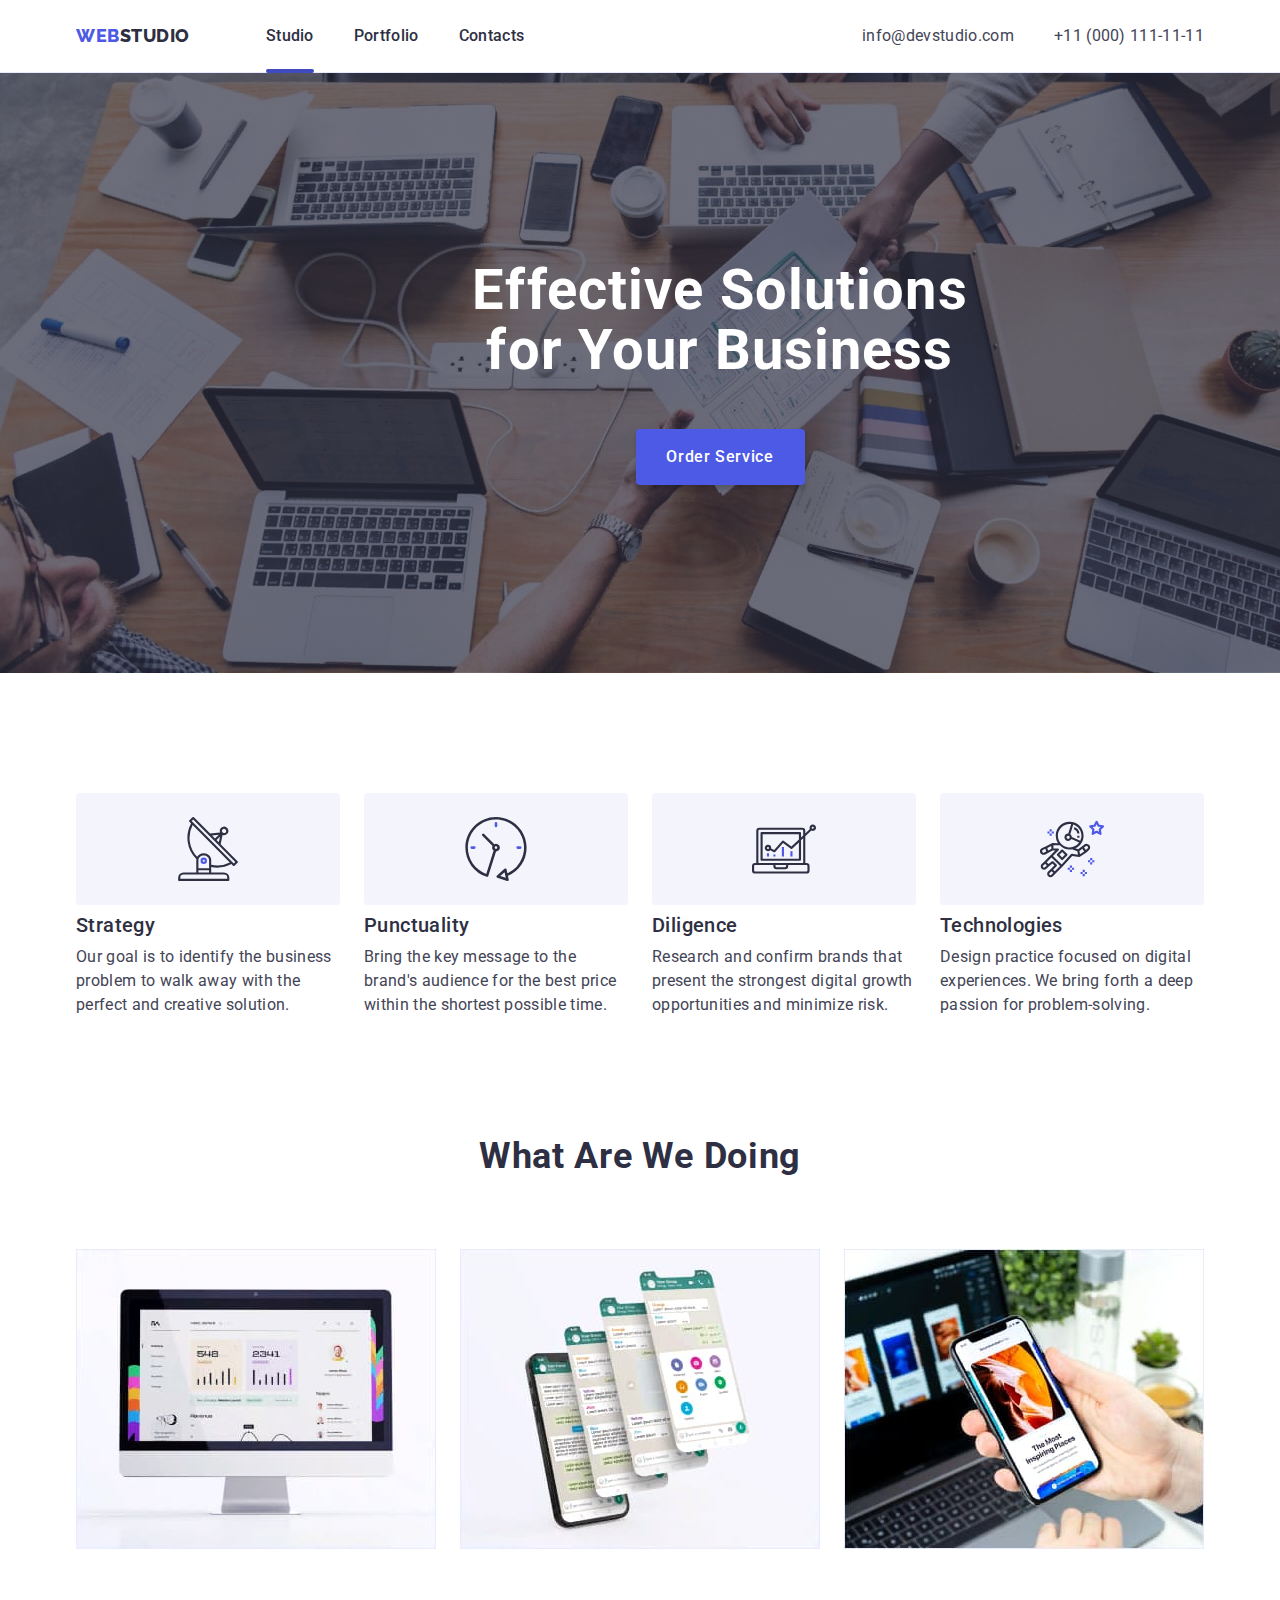
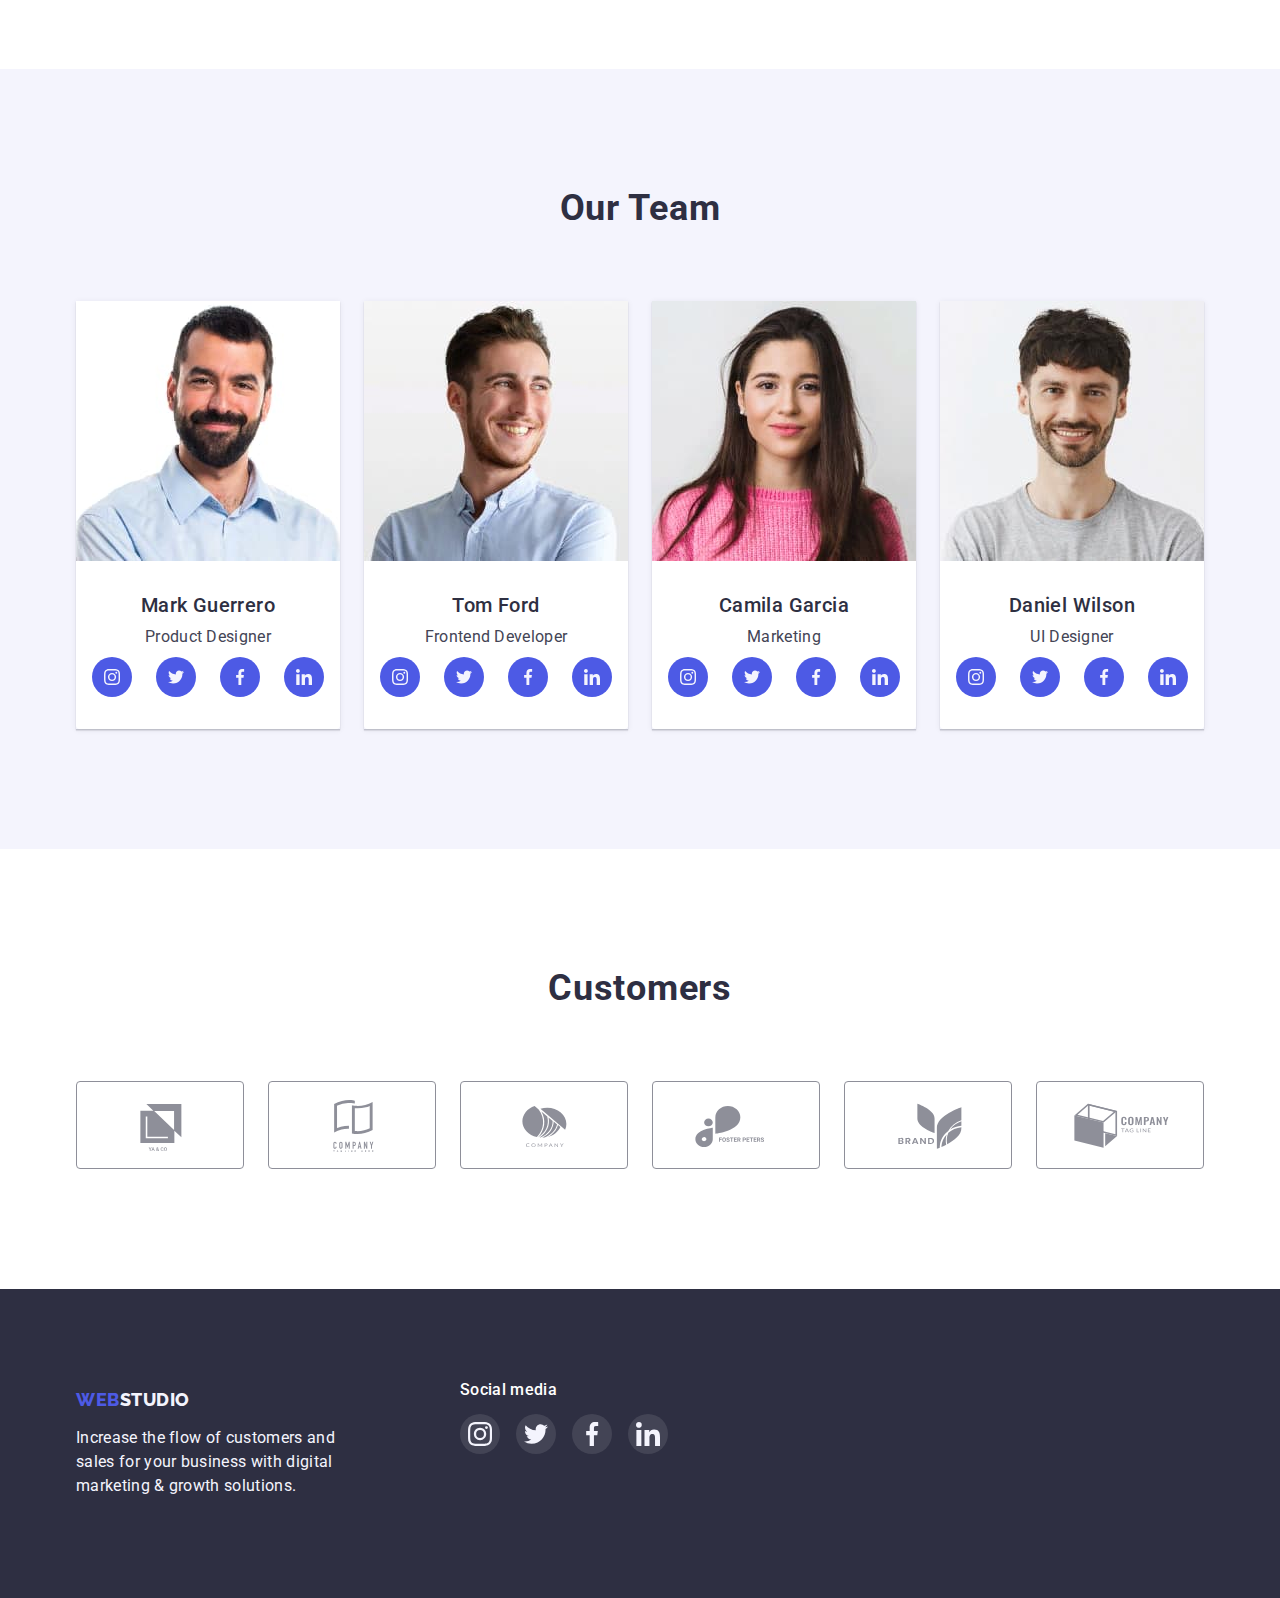
<file: index.html>
<!DOCTYPE html>
<html lang="en">
<head>
    <meta charset="UTF-8">
    <meta http-equiv="X-UA-Compatible" content="IE=edge">
    <meta name="viewport" content="width=device-width, initial-scale=1.0">
    <title>Businnes</title>
    <link rel="preconnect" href="https://fonts.googleapis.com">
    <link rel="preconnect" href="https://fonts.gstatic.com" crossorigin>
    <link href="https://fonts.googleapis.com/css2?family=Raleway:wght@800&family=Roboto:wght@400;500;700&display=swap" rel="stylesheet">
    <link rel="stylesheet" href="https://cdnjs.cloudflare.com/ajax/libs/modern-normalize/1.1.0/modern-normalize.min.css"
      integrity="sha512-wpPYUAdjBVSE4KJnH1VR1HeZfpl1ub8YT/NKx4PuQ5NmX2tKuGu6U/JRp5y+Y8XG2tV+wKQpNHVUX03MfMFn9Q=="
      crossorigin="anonymous" referrerpolicy="no-referrer" />
    <link rel="stylesheet" href="./css/styles.css"> 
</head>
<body class="body" id="body">
 <header class="header">
  <div class="container header-container">
    <nav class="header-nav">
        <a class="header-logo link" href="./index.html"> WEB<span class="header-studio">Studio</span>
        </a>
        <ul class="header-list list">
            <li class="header-item">
              <a class=" header-line-link header-link link" href="./index.html">Studio</a></li>
            <li class="header-item">
              <a class="header-link link" href="./portfolio.html">Portfolio</a></li>
            <li class="header-item">
              <a class="header-link link" href="">Contacts</a></li>
        </ul>
      </nav>
    <address class="header-address">
        <ul class="list header-list">
            <li class="header-item">
            <a class="link address" href="mailto:info@devstudio.com">info@devstudio.com</a>
            </li>
            <li class="header-item">
            <a class="address link" href="tel:+110001111111">+11 (000) 111-11-11</a>
            </li>
        </ul>
  </div>
    </address>
</header>
 <main class="header-main">
    <section class="header-sec">
      <div class="container">
      <h1 class="header-title">Effective Solutions for Your Business</h1> 
      <button data-modal-open  class="header-btn" type="button" class="">Order Service</button> 
      </div>
    </section>
    <section class="section">
      <div class="container about-container">
        <h2 hidden class="hero">About us</h2>
          <ul class="list hero-list">    
              <li class="hero-flex">
                <div class="container-soc-flex">
                <svg
                 width="64"
                 height="64" class="hero-soc-flex">
                  <use href="./images/icon2.svg#icon-antenna"></use>
                </svg>
                </div>
                <h3 class="hero-item">Strategy</h3>
                <p class="hero-top-text">Our goal is to identify the business problem to walk away with the perfect and creative solution.</p>
              </li>
            <li class="hero-flex">
              <div class="container-soc-flex">
                <svg width="64" height="64" class="hero-soc-flex">
                  <use href="./images/icon2.svg#icon-clock"></use>
                </svg>
              </div>
                <h3 class="hero-item">Punctuality</h3>
              <p class="hero-top-text">Bring the key message to the brand's audience for the best price within the shortest possible time.</p>
              </li>
             <li class="hero-flex">
              <div class="container-soc-flex">
                <svg width="64" height="64" class="hero-soc-flex">
                  <use href="./images/icon2.svg#icon-diagram"></use>
                </svg>
              </div>
               <h3 class="hero-item">Diligence</h3>
                <p class="hero-top-text">Research and confirm brands that present the strongest digital growth opportunities and minimize risk.</p>
              </li>
              <li class="hero-flex">
                <div class="container-soc-flex">
                  <svg width="64" height="64" class="hero-soc-flex">
                    <use href="./images/icon2.svg#icon-astronaut"></use>
                  </svg>
                </div>
                <h3 class="hero-item">Technologies</h3>
                <p class="hero-top-text">Design practice focused on digital experiences. We bring forth a deep passion for problem-solving.</p>
              </li> 
          </ul>
        </div>
    </section>
    <section class=" section hero-sec">
      <div class="container">
          <h2 class="hero">What are we doing</h2>
          <ul class="hero-list list">
            <li>
              <img class="hero-img" src="./images/computer.jpg"
              alt="computer"
              width="360"
              height="300">
            </li>
              <li>
               <img class="hero-img" src="./images/phone.jpg"
             alt="phone"
             width="360"
              height="300">
            </li>
              <li>
                <img class="hero-img" src="./images/phone2.jpg"
                alt="phone2"
                width="360"
                height="300">
              </li>
          </ul>
        </div>  
    </section>
    <section class="people-sec section">
      <div class="container container-people">
        <h2 class="hero">Our Team</h2>
        <ul class="list hero-list">
          <li class="hero-flex-people">
           <img src="./images/Mark.jpg"
              alt="Mark"
              width="264">
            <div class="text-card">
              <h3 class="hero-item">Mark Guerrero</h3>
              <p class="hero-top-text">Product Designer</p>
              <ul class="hero-soc-list list">
                <li class="hero-soc-item"><a href="" class="hero-soc-link link">
                  <svg
                   width="16"
                   height="16" class="hero-soc-icon">
                    <use href="./images/icon.svg#icon-instagram"></use>
                  </svg>
                </a>
              </li>
                <li class="hero-soc-item"><a href="" class="hero-soc-link link">
                  <svg 
                  width="16"
                  height="16" class="hero-soc-icon">
                    <use href="./images/icon.svg#icon-twitter"></use>
                  </svg>
                </a></li>
                <li class="hero-soc-item"><a href="" class="hero-soc-link link">
                  <svg
                   width="16" 
                   height="16" class="hero-soc-icon">
                    <use href="./images/icon.svg#icon-facebook"></use>
                  </svg>
                </a></li>
                <li class="hero-soc-item"><a href="" class="hero-soc-link link">
                  <svg
                   width="16"
                   height="16" class="hero-soc-icon">
                    <use href="./images/icon.svg#icon-linkedin"></use>
                  </svg>
                </a></li>
              </ul>
            </div>
          </li>
          <li class="hero-flex-people">
            <img src="./images/Tom.jpg"
              alt="Tom"
              width="264">
            <div class="text-card">
             <h3 class="hero-item">Tom Ford</h3>
              <p class="hero-top-text">Frontend Developer</p>
              <ul class="hero-soc-list list">
                <li class="hero-soc-item"><a href="" class="hero-soc-link link">
                    <svg width="16" height="16" class="hero-soc-icon">
                      <use href="./images/icon.svg#icon-instagram"></use>
                    </svg>
                  </a>
                </li>
                <li class="hero-soc-item"><a href="" class="hero-soc-link link">
                    <svg width="16" height="16" class="hero-soc-icon">
                      <use href="./images/icon.svg#icon-twitter"></use>
                    </svg>
                  </a></li>
                <li class="hero-soc-item"><a href="" class="hero-soc-link link">
                    <svg width="16" height="16" class="hero-soc-icon">
                      <use href="./images/icon.svg#icon-facebook"></use>
                    </svg>
                  </a></li>
                <li class="hero-soc-item"><a href="" class="hero-soc-link link">
                    <svg width="16" height="16" class="hero-soc-icon">
                      <use href="./images/icon.svg#icon-linkedin"></use>
                    </svg>
                  </a></li>
              </ul>
            </div>
          </li>
          <li class="hero-flex-people">
            <img src="./images/Camila.jpg"
              alt="Camila"
              width="264">
            <div class="text-card">
              <h3 class="hero-item">Camila Garcia</h3>
              <p class="hero-top-text">Marketing</p>
              <ul class="hero-soc-list list">
                <li class="hero-soc-item"><a href="" class="hero-soc-link link">
                    <svg width="16" height="16" class="hero-soc-icon">
                      <use href="./images/icon.svg#icon-instagram"></use>
                    </svg>
                  </a>
                </li>
                <li class="hero-soc-item"><a href="" class="hero-soc-link link">
                    <svg width="16" height="16" class="hero-soc-icon">
                      <use href="./images/icon.svg#icon-twitter"></use>
                    </svg>
                  </a></li>
                <li class="hero-soc-item"><a href="" class="hero-soc-link link">
                    <svg width="16" height="16" class="hero-soc-icon">
                      <use href="./images/icon.svg#icon-facebook"></use>
                    </svg>
                  </a></li>
                <li class="hero-soc-item"><a href="" class="hero-soc-link link">
                    <svg width="16" height="16" class="hero-soc-icon">
                      <use href="./images/icon.svg#icon-linkedin"></use>
                    </svg>
                  </a></li>
              </ul>
            </div>
          </li>
          <li class="hero-flex-people">
            <img src="./images/Daniel.jpg"
              alt="Daniel"
              width="264">
            <div class="text-card"> 
              <h3 class="hero-item">Daniel Wilson</h3>
              <p class="hero-top-text">UI Designer</p>
              <ul class="hero-soc-list list">
                <li class="hero-soc-item"><a href="" class="hero-soc-link link">
                    <svg width="16" height="16" class="hero-soc-icon">
                      <use href="./images/icon.svg#icon-instagram"></use>
                    </svg>
                  </a>
                </li>
                <li class="hero-soc-item"><a href="" class="hero-soc-link link">
                    <svg width="16" height="16" class="hero-soc-icon">
                      <use href="./images/icon.svg#icon-twitter"></use>
                    </svg>
                  </a></li>
                <li class="hero-soc-item"><a href="" class="hero-soc-link link">
                    <svg width="16" height="16" class="hero-soc-icon">
                      <use href="./images/icon.svg#icon-facebook"></use>
                    </svg>
                  </a></li>
                <li class="hero-soc-item"><a href="" class="hero-soc-link link">
                    <svg width="16" height="16" class="hero-soc-icon">
                      <use href="./images/icon.svg#icon-linkedin"></use>
                    </svg>
                  </a></li>
              </ul>
            </div>
          </li>
        </ul>
      </div>
    </section>
    <section class="section sec-client">
      <div class=" container-client container">
        <h2 class="hero">Customers</h2>
        <ul class="hero-client list">
          <li class="hero-client-flex"><a href="" class="hero-client-link link">
            <svg width="104" height="56" class="client-flex">
              <use href="./images/icon3.svg#icon-Logo"></use>
            </svg>
          </a></li>
          <li class="hero-client-flex"><a href="" class="hero-client-link link"> 
            <svg width="104" height="56" class="client-flex">
              <use href="./images/icon3.svg#icon-Logo-1"></use>
            </svg>
          </a></li>
          <li class="hero-client-flex"><a href="" class="hero-client-link link">
            <svg width="104" height="56" class="client-flex">
              <use href="./images/icon3.svg#icon-Logo-2"></use>
            </svg>
          </a></li>
          <li class="hero-client-flex"><a href="" class="hero-client-link link">
            <svg width="104" height="56" class="client-flex">
              <use href="./images/icon3.svg#icon-Logo-3"></use>
            </svg>
          </a></li>
          <li class="hero-client-flex"><a href="" class="hero-client-link link">
            <svg width="104" height="56" class="client-flex">
              <use href="./images/icon3.svg#icon-Logo-4"></use>
            </svg>
          </a></li>
          <li class="hero-client-flex"><a href="" class="hero-client-link link">
            <svg width="104" height="56" class="client-flex">
              <use href="./images/icon3.svg#icon-Logo-5"></use>
            </svg>
          </a></li>
          
        </ul>
      </div>







      
    </section>
  </main>
    
    <footer class="hero-logo-html">
      <div class="footer container">
        <div class="footer-container">
          <a class="link header-logo footer-logo" href="./index.html"> WEB<span class="studio">Studio</span></a>
          <p class="footer-text">Increase the flow of customers and sales for your business with digital marketing & growth solutions. </p>
        </div>
      <div class="footer-soc-container">
      <p class="footer-hero">Social media</p>
      <ul class="footer-soc-list list">
        <li class="footer-soc-item"><a href="" class="footer-soc-link link">
            <svg width="24" height="24" class="footer-soc-icon">
              <use href="./images/icon.svg#icon-instagram"></use>
            </svg>
          </a>
        </li>
        <li class="footer-soc-item"><a href="" class="footer-soc-link link">
            <svg width="24" height="24" class="footer-soc-icon">
              <use href="./images/icon.svg#icon-twitter"></use>
            </svg>
          </a></li>
        <li class="footer-soc-item"><a href="" class="footer-soc-link link">
            <svg width="24" height="24" class="footer-soc-icon">
              <use href="./images/icon.svg#icon-facebook"></use>
            </svg>
          </a></li>
        <li class="footer-soc-item"><a href="" class="footer-soc-link link">
            <svg width="24" height="24" class="footer-soc-icon">
              <use href="./images/icon.svg#icon-linkedin"></use>
            </svg>
          </a></li>
      </ul>
      </div>
    </div>
    </footer>

        <div class="backdrop is-hidden" data-modal>
         <div class="modal-window">
          <button data-modal-close class="modal-close-btn" type="button">
              <svg class="close-modal"
             width= "8px"
             height="8px">
                <use href="./images/icon4.svg#icon-Vector"></use>
              </svg>
            </button>
            <p class="modal-text">Leave your contacts and we will call you back</p>
          </div>
        </div>

        <script src="./js/modal.js"></script>
  </body>

</html>
</file>
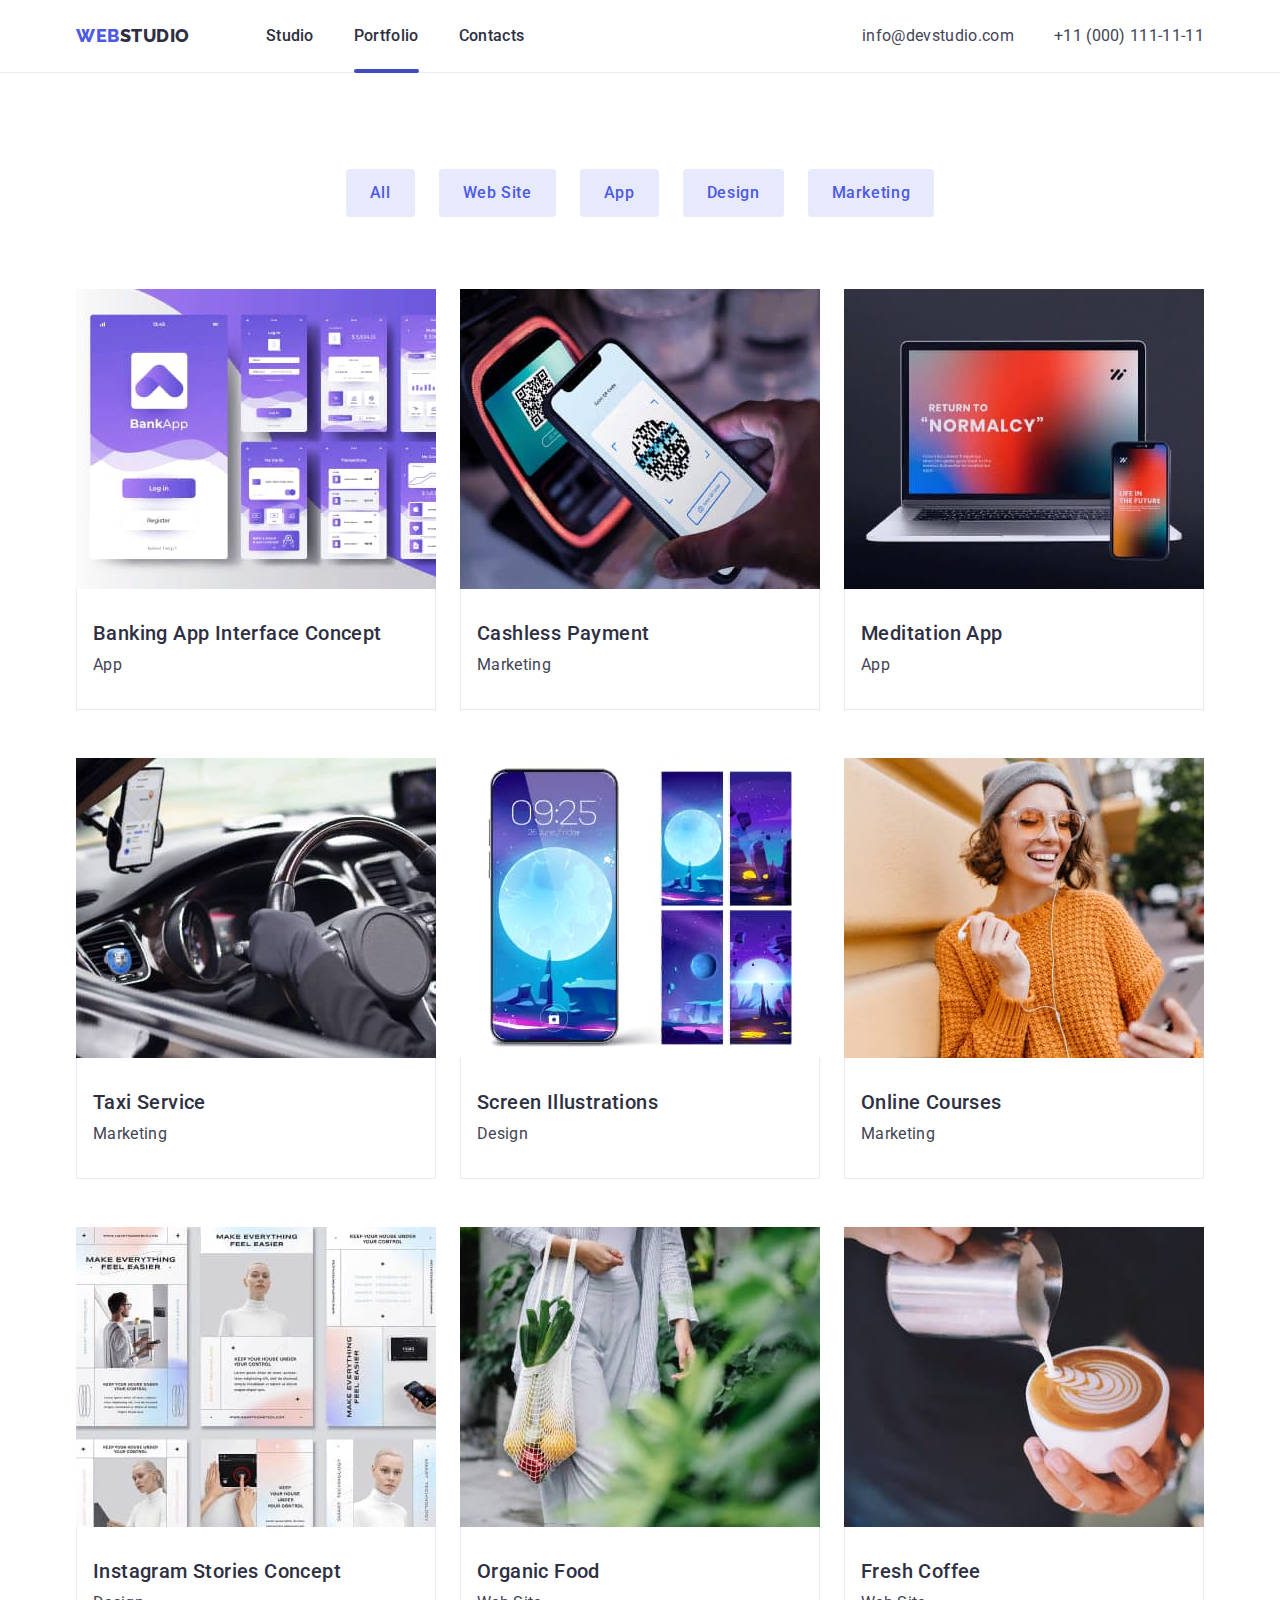
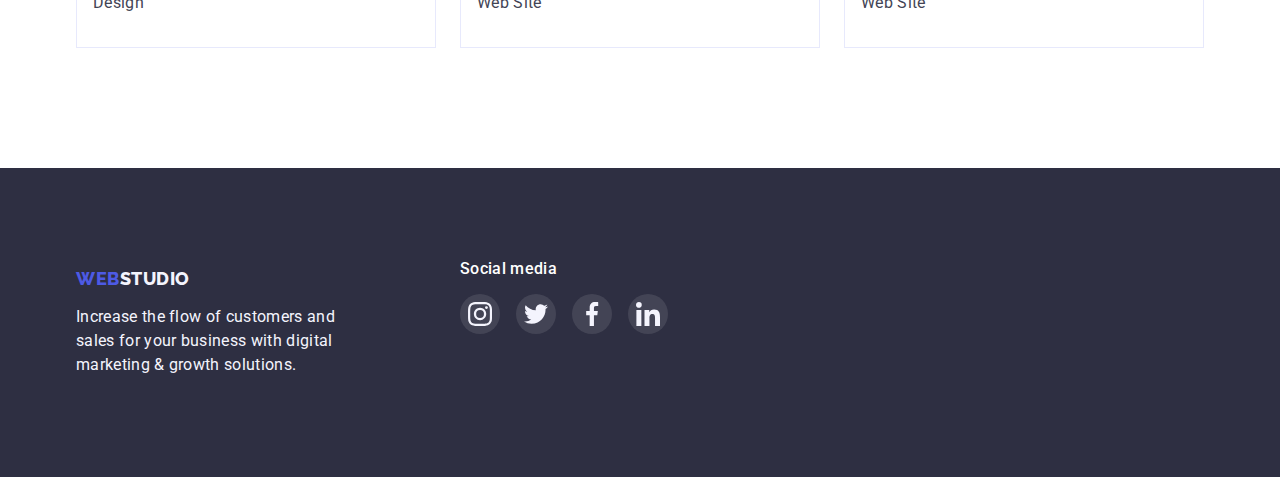
<file: portfolio.html>
<!DOCTYPE html>
<html lang="en">
<head>
    <meta charset="UTF-8">
    <meta http-equiv="X-UA-Compatible" content="IE=edge">
    <meta name="viewport" content="width=device-width, initial-scale=1.0">
    <title>Portfolio</title>
    <link rel="preconnect" href="https://fonts.googleapis.com">
    <link rel="preconnect" href="https://fonts.gstatic.com" crossorigin>
    <link href="https://fonts.googleapis.com/css2?family=Raleway:wght@800&family=Roboto:wght@400;500;700&display=swap"
        rel="stylesheet">
    <link rel="stylesheet" href="./css/styles.css">
</head>
<body class="body" id="body">
    <header class="header">
        <div class="container header-container">
            <nav class="header-nav">
                <a class="header-logo link" href="./index.html"> WEB<span class="header-studio">Studio</span>
                </a>
                <ul class="header-list list">
                    <li class="header-item">
                        <a class="header-link link" href="./index.html">Studio</a>
                    </li>
                    <li class="header-item">
                        <a class="header-line-link header-link link" href="./portfolio.html">Portfolio</a>
                    </li>
                    <li class="header-item">
                        <a class="header-link link" href="">Contacts</a>
                    </li>
                </ul>
            </nav>
            <address class="header-address">
                    <ul class="list header-list">
                        <li class="header-item">
                            <a class="link address" href="mailto:info@devstudio.com">info@devstudio.com</a>
                        </li>
                        <li class="header-item">
                            <a class="address link" href="tel:+110001111111">+11 (000) 111-11-11</a>
                        </li>
                    </ul>
                </div>
            </address>
        </header>
    <main>
        <section class="all-page"> 
            <div class="container">
            <h1 class="sec-about" hidden>About us</h1>
            <ul class="about-btn list">
                <li><button class="text-btn" type="button">All</button></li>
                <li><button class="text-btn" type="button">Web Site</button></li>
                <li><button class="text-btn" type="button">App</button></li>
                <li><button class="text-btn" type="button">Design</button></li>
                <li><button class="text-btn" type="button">Marketing</button></li>
            </ul>
            <ul class="about-img list">
                <li class="portfolio-flex-item">
                    <a class="image link" href="#">
                        <div class="img-text-card">
                    <img
                     src="./images/bankapp.jpg"
                     alt="bankapp"
                     width="360" height="300"
                    />
                        <p class="text-cover-card">
                        14 Stylish and User-Friendly App Design Concepts · Task Manager App · Calorie Tracker App · Exotic Fruit Ecommerce App ·
                        Cloud Storage App
                        </p>
                    </div>
                     <div class="portfolio-text-card">
                     <h2 class="service">Banking App Interface Concept</h2>
                     <p class="text-service">App</p>
                     </div>
                    </a>
                </li>
                <li class="portfolio-flex-item">
                    <a class="image link" href="#">
                        <div class="img-text-card">
                    <img
                     src="./images/cashless-payment.jpg"
                     alt="cashless payment"
                     width="360" height="300"
                     />
                     <p class="text-cover-card">
                    14 Stylish and User-Friendly App Design Concepts · Task Manager App · Calorie Tracker App · Exotic Fruit Ecommerce App ·
                    Cloud Storage App
                     </p>
                    </div>
                    <div class="portfolio-text-card">
                     <h2 class="service">Cashless Payment</h2>
                     <p class="text-service">Marketing</p>
                    </div>
                    </a>
                </li>
                <li class="portfolio-flex-item">
                    <a class="image link" href="#">
                        <div class="img-text-card">
                    <img
                     src="./images/meditation.jpg"
                     alt="meditation"
                     width="360" height="300"
                     />
                     <p class="text-cover-card">
                        14 Stylish and User-Friendly App Design Concepts · Task Manager App · Calorie Tracker App · Exotic Fruit Ecommerce App ·
                        Cloud Storage App
                     </p>
                    </div>
                    <div class="portfolio-text-card">
                    <h2 class="service">Meditation App</h2>
                    <p class="text-service">App</p>
                    </div>
                    </a>
                </li>
                <li class="portfolio-flex-item">
                    <a class="image link" href="#">
                        <div class="img-text-card">
                    <img
                     src="./images/taxi-service.jpg"
                     alt="taxi service"
                     width="360" height="300"
                     />
                     <p class="text-cover-card">
                        14 Stylish and User-Friendly App Design Concepts · Task Manager App · Calorie Tracker App · Exotic Fruit Ecommerce App ·
                        Cloud Storage App
                     </p>
                    </div>
                    <div class="portfolio-text-card">
                    <h2 class="service">Taxi Service</h2>
                    <p class="text-service">Marketing</p>
                    </div>
                    </a>
                </li>
                <li class="portfolio-flex-item"> 
                    <a class="image link" href="#">
                        <div class="img-text-card">
                    <img
                     src="./images/screen.jpg"
                     alt="screen"
                     width="360" height="300"
                     />
                     <p class="text-cover-card">
                        14 Stylish and User-Friendly App Design Concepts · Task Manager App · Calorie Tracker App · Exotic Fruit Ecommerce App ·
                        Cloud Storage App
                     </p>
                    </div>
                    <div class="portfolio-text-card">
                    <h2 class="service">Screen Illustrations</h2>
                    <p class="text-service">Design</p>
                    </div>
                    </a>
                </li>
                <li class="portfolio-flex-item">
                    <a class="image link" href="#">
                        <div class="img-text-card">
                    <img
                     src="./images/online-courses.jpg"
                     alt="online courses"
                     width="360" height="300"
                     />
                     <p class="text-cover-card">
                        14 Stylish and User-Friendly App Design Concepts · Task Manager App · Calorie Tracker App · Exotic Fruit Ecommerce App ·
                        Cloud Storage App
                     </p>
                    </div>
                    <div class="portfolio-text-card">
                    <h2 class="service">Online Courses</h2>
                    <p class="text-service">Marketing</p>
                    </div>
                    </a>
                </li>
                <li class="portfolio-flex-item">
                    <a class="image link" href="#">
                        <div class="img-text-card">
                    <img
                     src="./images/instagram.jpg"
                     alt="instagram"
                     width="360" height="300"
                     />
                     <p class="text-cover-card">
                        14 Stylish and User-Friendly App Design Concepts · Task Manager App · Calorie Tracker App · Exotic Fruit Ecommerce App ·
                        Cloud Storage App
                     </p>
                    </div>
                    <div class="portfolio-text-card">
                    <h2 class="service">Instagram Stories Concept</h2>
                    <p class="text-service">Design</p>
                    </div>
                    </a>
                </li>
                <li class="portfolio-flex-item">
                    <a class="image link" href="#">
                        <div class="img-text-card">
                    <img
                     src="./images/organic-food.jpg"
                     alt="organic food"
                     width="360" height="300"
                     />
                     <p class="text-cover-card">
                        14 Stylish and User-Friendly App Design Concepts · Task Manager App · Calorie Tracker App · Exotic Fruit Ecommerce App ·
                        Cloud Storage App
                     </p>
                    </div>
                    <div class="portfolio-text-card">
                    <h2 class="service">Organic Food</h2>
                    <p class="text-service">Web Site</p>
                    </div>
                    </a>
                </li>
                <li class="portfolio-flex-item">
                    <a class="image link" href="#">
                        <div class="img-text-card">
                    <img
                     src="./images/fresh-coffee.jpg"
                     alt="fresh coffee"
                     width="360" height="300"
                     />
                     <p class="text-cover-card">
                        14 Stylish and User-Friendly App Design Concepts · Task Manager App · Calorie Tracker App · Exotic Fruit Ecommerce App ·
                        Cloud Storage App
                     </p>
                    </div>
                    <div class="portfolio-text-card">
                    <h2 class="service">Fresh Coffee</h2>
                    <p class="text-service">Web Site</p>
                    </div>
                    </a>
                </li>
            </ul>
        </section>
    </main>
    </div>
<footer class="hero-logo">
    <div class=" footer container">
        <div class="footer-container">
        <a class="header-logo link" href="./index.html">WEB<span class="studio">Studio</span></a>
        <p class="footer-text">Increase the flow of customers and sales for your business with digital marketing & growth solutions.</p>
        </div>
        <div class="footer-soc-container">
            <p class="footer-hero">Social media</p>
            <ul class="footer-soc-list list">
                <li class="footer-soc-item"><a href="" class="footer-soc-link link">
                        <svg width="24" height="24" class="footer-soc-icon">
                            <use href="./images/icon.svg#icon-instagram"></use>
                        </svg>
                    </a>
                </li>
                <li class="footer-soc-item"><a href="" class="footer-soc-link link">
                        <svg width="24" height="24" class="footer-soc-icon">
                            <use href="./images/icon.svg#icon-twitter"></use>
                        </svg>
                    </a></li>
                <li class="footer-soc-item"><a href="" class="footer-soc-link link">
                        <svg width="24" height="24" class="footer-soc-icon">
                            <use href="./images/icon.svg#icon-facebook"></use>
                        </svg>
                    </a></li>
                <li class="footer-soc-item"><a href="" class="footer-soc-link link">
                        <svg width="24" height="24" class="footer-soc-icon">
                            <use href="./images/icon.svg#icon-linkedin"></use>
                        </svg>
                    </a></li>
            </ul>
        </div>
    </div>
</footer>
</body>
</html>
</file>
<file: css/styles.css>
:root {
    --praimary-text-color: #434455;
    --title-text-color: #2e2f42;
    --accent-color: #f4f4fd;
    --logo-text-color: #4d5ae5;
    --body-color: #fff;
    --footer-text-color: #e7e9fc;
    --color-grey: #2e2f42;
    --color-ocean: #404bbf;
    --color-green: #31d0aa;
    --lighte-slate: #8E8F99;
}

body {
    font-family: "Roboto", sans-serif;
    color: var(--praimary-text-color);
    
}

* {
    margin: 0;
    padding: 0;
    list-style: none;
    box-sizing: border-box;
}

.section {
    padding-top: 120px;
    padding-bottom: 120px;
}

p h1 h2 h3 h4 h5 h6 {
    margin: 0;
}

ul {
    padding-left: 0;
    margin: 0;

}

img {
    display: block;
}

button {
    cursor: pointer;
}

.header {
    color: var(--body-color);
    border-bottom: 1px solid var(--footer-text-color);
    padding-top: 24px;
    padding-bottom: 24px;

}

.container {
    margin: 0 auto;
    width: 1158px;
    padding-left: 15px;
    padding-right: 15px;
}
.header-container {
    display: flex; 
    padding-right: 15px;
    padding-left: 15px;
    }


.header-nav {
    display: flex;
    align-items: center;
    margin: 0;
}

.header-logo {
    font-family: "Raleway", sans-serif;
    font-weight: 800;
    font-size: 18px;
    line-height: 1.17;
    text-transform: uppercase;
    color: var(--logo-text-color);
    letter-spacing: 0.03em;
}

.header-studio {
    font-weight: 800;
    font-size: 18px;
    line-height: 1.17;
    letter-spacing: 0.03em;
    text-transform: uppercase;
    color: var(--title-text-color);
}

.header-item {
    font-weight: 500;
    font-size: 16px;
    line-height: 1.5;
    letter-spacing: 0.02em;
    color: var(--title-text-color);
}


.header-line-link.header-link::after{
    content: '';
    display: block;
    width: 100%;
    height: 4px;
    background-color: var(--color-ocean);
    border-radius: 2px;
    position: absolute;
    bottom: -3.5px;
}
.header-link {
    font-weight: 500;
    font-size: 16px;
    line-height: 1.5;
    letter-spacing: 0.02em;
    color: var(--title-text-color);
    position: relative;
    padding: 24px 0;
    transition:
    color 250ms cubic-bezier(0.4, 0, 0.2, 1);
}

.header-link:hover {
    color: var(--color-ocean);
}

.header-link:focus {
    color: var(--color-ocean);
}

.header-list {
    font-weight: 400;
    font-size: 16px;
    line-height: 1.5;
    letter-spacing: 0.02em;
    color: var(--praimary-text-color);
}

.header-list {
    display: flex;
    align-items: center;
    gap: 40px;
    margin-left: 76px;
}





.link {
  
    text-decoration: none;
}


.address {
    font-weight: 400;
    font-size: 16px;
    line-height: 1.5;
    letter-spacing: 0.02em;
    color: var(--praimary-text-color);
    transition:
    color 250ms cubic-bezier(0.4, 0, 0.2, 1);
}

.address:hover {
    color: var(--color-ocean);
}
.address:focus {
    color: var(--color-ocean);
}

.address {
    display: flex;
    font-style: normal;
}

.header-address {
    display: flex;
    align-items: center;
    margin-left: auto;
}

.address {
    gap: 40;
}



.header-sec {
    background: var(--color-grey);
    background-repeat: no-repeat;
    background-position: center;
    background-size: cover;
    background-image:
    linear-gradient(
    rgba(46, 47, 66, 0.7),
    rgba(46, 47, 66, 0.7)
     ),
     url(../images/people-office.jpg);
    padding-bottom: 600px;
    padding-top: 188px;
    padding-bottom: 188px;
    text-align: center;
    width: 1440px;
    margin-left: auto;
    margin-right: auto;

}

.header-title {
    font-weight: 700;
    font-size: 56px;
    line-height: 1.07;
    letter-spacing: 0.02em;
    text-align: center;
    color: var(--body-color);
}

.header-title {
    margin-bottom: 48px;
    margin-left: auto;
    margin-right: auto;
    width: 496px;
    text-align: center;
}

.header-btn {
    width: 169px;
    height: 56px;
    font-family: inherit;
    font-weight: 500;
    font-size: 16px;
    line-height: 1.5; 
    color: var(--body-color);
    letter-spacing: 0.04em;
    cursor: pointer;
    background: var(--logo-text-color);
    transition: background-color 250ms cubic-bezier(0.4, 0, 0.2, 1);
    box-shadow: 0px 4px 4px rgba(0, 0, 0, 0.15);
}

.header-btn:hover {
   background-color: var(--color-ocean);
}
.header-btn:focus {
   background-color: var(--color-ocean);
}

.header-btn {
    border-radius: 4px;
    border: none;
    display: block;
    margin: 0 auto;
}

.people-sec {
    background: var(--accent-color);
}

.about-container {
    height: 104px;
}

.hero-item {
    font-weight: 500;
    font-size: 20px;
    line-height: 1.2;
    letter-spacing: 0.02em;
    color: var(--color-grey);
}

.hero-item {
    margin-bottom: 8px;
    width: 264px;
}

.hero-list {
    align-items: center;
    display: flex;
    gap: 24px;
}

.hero-flex {
    flex-basis: calc((100% - 3 * 24px) / 4);
}

.hero-flex-people {
    flex-basis: calc((100% - 3 * 24px) / 4);
    box-shadow: 0px 1px 6px rgba(46, 47, 66, 0.08), 0px 1px 1px rgba(46, 47, 66, 0.16), 0px 2px 1px rgba(46, 47, 66, 0.08);
}

.container-soc-flex {
    background: var(--accent-color);
    height: 112px;
    border-radius: 4px;
    margin-bottom: 8px;
    display: flex;
    align-items: center;
    justify-content: center;
    
}

.text-card {
    text-align: center;
    padding: 32px 0px;
    border-radius: 0px 0px 4px 4px;
    background: var(--body-color);
    width: 264px;   
}



.hero-top-text {
    font-weight: 400;
    font-size: 16px;
    line-height: 1.5;  
    letter-spacing: 0.02em;    
    color: var(--praimary-text-color);
}

.hero-top-text {
    width: 264px;
}







.hero-soc-list {
    display: flex;
    justify-content: center;
    gap: 24px;
    margin-top: 8px;
}

.hero-soc-item {
    width: 40px;
    height: 40px;
}

.hero-soc-link {
    width: 100%;
    height: 100%;
    border-radius: 50%;
    background-color: #4d5ae5;
    display: flex;
    align-items: center;
    justify-content: center;
    transition:
    background-color 250ms cubic-bezier(0.4, 0, 0.2, 1) ;
}
.hero-soc-link:hover {
    background-color: var(--color-ocean);
}
.hero-soc-link:focus {
    background-color: var(--color-ocean);
}

.hero-soc-icon {
    fill: var(--accent-color);
}


.hero-client {
    display: flex;
    justify-content: center;
    gap: 24px;

}

.hero-client-flex {
    width: calc((100% - 3 * 24px) / 6 );
}

.hero-client-link {
    border: 1px solid var(--lighte-slate);
    border-radius: 4px;
    display: flex;
    align-items: center;
    justify-content: center;
    width: 100%;
    height: 88px;
    transition: 
    border 250ms cubic-bezier(0.4, 0, 0.2, 1);
}

.hero-client-link:hover {
    border: 1px solid var(--color-ocean);
}
.hero-client-link:focus {
    border: 1px solid var(--color-ocean);
}

.client-flex {
    fill: var(--lighte-slate);
    transition: 
    fill 250ms cubic-bezier(0.4, 0, 0.2, 1);
}

.hero-client-link:hover .client-flex {
    fill: var(--color-ocean);
}
.hero-client-link:focus .client-flex {
    fill: var(--color-ocean);
}



 


 


 










.hero-sec {
    padding-bottom: 120px;
}


.hero {
    font-weight: 700px;
    font-size: 36px;
    line-height: 1.11;
    text-align: center;
    letter-spacing: 0.02em;
    text-transform: capitalize;
    color: var(--color-grey);
    margin-bottom: 72px;
}

.hero-logo {
    background-color: var(--color-grey);
    padding-top: 100px;
    padding-bottom: 100px;
    margin-top: 120px;
}

.footer-container {
    width: 264px;
}

.hero-logo-html {
    background-color: var(--color-grey);
    padding-top: 100px;
    padding-bottom: 100px;

}
.footer {
    display: flex;

}

.footer-text {
    color: var(--accent-color);
    letter-spacing: 0.02em;
    margin-top: 16px;
    line-height: 24px;
}



.studio {
    font-weight: 800;
    font-size: 18px;
    line-height: 1.17;
    letter-spacing: 0.03em;
    text-transform: uppercase;
    color: var(--accent-color);
}



.footer-soc-container {
    margin-left: 120px;
}

.footer-hero {
    font-weight: 500;
    font-size: 16px;
    line-height: 1.5px;
    letter-spacing: 0.02em;
    color: var(--body-color);
}


.footer-soc-list {
    display: flex;
    gap: 16px;
    margin-top: 24px;
}

.footer-soc-link {
    width: 40px;
    height: 40px;
    border-radius: 50%;
    display: flex;
    justify-content: center;
    align-items: center;
    background-color: rgba(255, 255, 255, 0.1);
    transition: 
    background-color 250ms cubic-bezier(0.4, 0, 0.2, 1);
}

.footer-soc-link:hover {
    background-color: var(--color-green);
}
.footer-soc-link:focus {
    background-color: var(--color-green);
}

.footer-soc-icon {
    width: 24px;
    height: 24px;
    fill: var(--accent-color);
}











.all-page {
    padding-top: 96px;
}

.list {
    list-style: none;
}

.about-btn {
    display: flex;
    align-items: center;
    justify-content: center;
    gap: 24px;
    margin-bottom: 72px;
    flex-direction: row;
}

.text-btn {
    font-family: "Roboto", sans-serif;
    font-weight: 500;
    font-size: 16px;
    line-height: 1.5;
    letter-spacing: 0.04em;
    cursor: pointer;
    border: 1px solid var(--footer-text-color);
    transition: box-shadow 250ms cubic-bezier(0.4, 0, 0.2, 1);
}
.text-btn:hover {
    box-shadow: 0px 3px 1px rgba(0, 0, 0, 0.1), 0px 2px 1px rgba(0, 0, 0, 0.08), 0px 2px 2px rgba(0, 0, 0, 0.12);
}
.text-btn:focus {
    box-shadow: 0px 3px 1px rgba(0, 0, 0, 0.1), 0px 2px 1px rgba(0, 0, 0, 0.08), 0px 2px 2px rgba(0, 0, 0, 0.12);
}


.text-btn {
    padding: 12px 24px;
    border-color: transparent;
    border-radius: 4px;
    border: none;
    text-transform: none;
    background: var(--footer-text-color);
    color: var(--logo-text-color);
    transition:
    background-color 250ms cubic-bezier(0.4, 0, 0.2, 1),
    color 250ms cubic-bezier(0.4, 0, 0.2, 1);
}

.text-btn:hover,
.text-btn:hover {
    background-color: var(--color-ocean);
    color: var(--body-color);

}

.text-btn:focus,
.text-btn:focus {
    background-color: var(--color-ocean);
    color: var(--body-color);

}

.about-img {
    display: flex;
    flex-wrap: wrap;
    column-gap: 24px;
    row-gap: 48px;
}

.portfolio-flex-item{
    width: calc((100% - 48px )/3);
    
}
.portfolio-flex-item:hover .text-cover-card {
    transform: translateY(0%);
}

.image {
    display: block;
    transition-duration: 250ms;
    transition-timing-function: cubic-bezier(0.4, 0, 0.2, 1);
}
.image:hover {
    box-shadow: 0px 1px 6px rgba(46, 47, 66, 0.08), 0px 1px 1px rgba(46, 47, 66, 0.16), 0px 2px 1px rgba(46, 47, 66, 0.08);
}
.image:focus {
    box-shadow: 0px 1px 6px rgba(46, 47, 66, 0.08), 0px 1px 1px rgba(46, 47, 66, 0.16), 0px 2px 1px rgba(46, 47, 66, 0.08);
}
.service {
    font-weight: 500;
    font-size: 20px;
    line-height: 1.2;
    letter-spacing: 0.02em;
    color: var(--color-grey);
}

.img-text-card {
    position: relative;
    overflow: hidden;
}

.portfolio-text-card {
    border-left: 1px solid var(--footer-text-color);
    border-right: 1px solid var(--footer-text-color);
    border-bottom: 1px solid var(--footer-text-color);
    padding: 32px 16px;
}

.text-cover-card {
    position: absolute;
    top: 0;
    left: 0;
    font-weight: 400;
    font-size: 16px;
    line-height: 1.5;
    color: #f4f4fd;
    background-color: #4D5AE5;
    height: 100%;
    width: 100%;
    padding: 40px 32px;
    transform: translatey(100%);
    transition: transform 250ms linear;
}

.text-service {
    font-size: 16px;
    line-height: 1.5;
    letter-spacing: 0.02em;
    margin-top: 8px;
    
    color: var(--praimary-text-color);

}




.backdrop {
    position: fixed;
    top: 0;
    left: 0;
    width: 100%;
    height: 100%;
    z-index: 100;
    background: rgba(46, 47, 66, 0.4);
    opacity: 1;
    transition: opacity 250ms linear, visibility 250ms linear;
}

.is-hidden.backdrop {
    opacity: 0;
    visibility: hidden;
    pointer-events: none;
}

.modal-window {
    position: absolute;
    width: 408px;
    height: 576px;
    top: 50%;
    left: 50%;
    transform: translate(-50%, -50%) scale(1);
    background: #fcfcfc;
    box-shadow: 0px 1px 1px rgba(0, 0, 0, 0.14), 0px 1px 3px rgba(0, 0, 0, 0.12), 0px 2px 1px rgba(0, 0, 0, 0.2);
    border-radius: 4px;
    transition: transform 250ms cubic-bezier(0.4, 0, 0.2, 1) linear;
    padding: 30px;
}

.modal-close-btn {
    position: absolute;
    display: flex;
    justify-content: center;
    align-items: center;
    background-color: transparent;
    background: #E7E9FC;
    top: 24px;
    right: 24px;
    width: 24px;
    height: 24px;
    border: solid 1px rgba(0, 0, 0, 0.1);
    border-radius: 50%;
    transition:
    fill 250ms cubic-bezier(0.4, 0, 0.2, 1),
    background-color 250ms cubic-bezier(0.4, 0, 0.2, 1);
}
.modal-close-btn:hover {
    background: var(--color-ocean); 
    fill: var(--body-color);
}
.modal-close-btn:focus {
    background: var(--color-ocean);
    fill: var(--body-color);
}

.modal-text {
    font-weight: 500;
    font-size: 16px;
    line-height: 24px;
    letter-spacing: 0.02em;
    color: var(--color-grey);
    margin-top: 24px;
}
</file>
